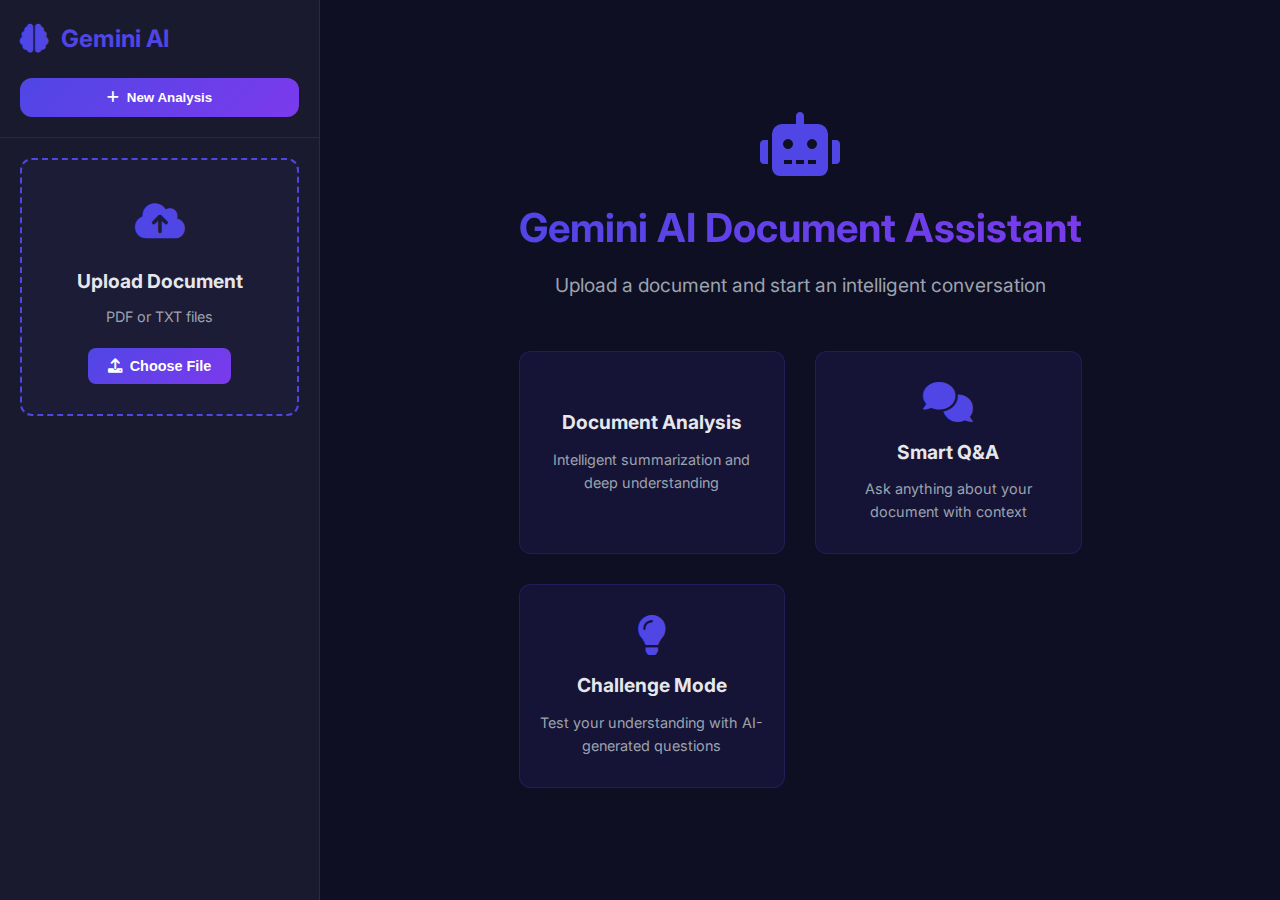
<file: DocumentInsightAI/frontend/index.html>
<!DOCTYPE html>
<html lang="en">
<head>
    <meta charset="UTF-8">
    <meta name="viewport" content="width=device-width, initial-scale=1.0">
    <title>Gemini AI Document Assistant</title>
    <link rel="stylesheet" href="styles.css">
    <link href="https://fonts.googleapis.com/css2?family=Inter:wght@300;400;500;600;700&display=swap" rel="stylesheet">
    <link rel="stylesheet" href="https://cdnjs.cloudflare.com/ajax/libs/font-awesome/6.0.0/css/all.min.css">
</head>
<body>
    <div class="app-container">
        <!-- Sidebar -->
        <aside class="sidebar">
            <div class="sidebar-header">
                <div class="logo">
                    <i class="fas fa-brain"></i>
                    <span>Gemini AI</span>
                </div>
                <button id="newChatBtn" class="new-chat-btn">
                    <i class="fas fa-plus"></i>
                    New Analysis
                </button>
            </div>
            
            <div class="sidebar-content">
                <div class="upload-section">
                    <div class="upload-area" id="uploadArea">
                        <div class="upload-icon">
                            <i class="fas fa-cloud-upload-alt"></i>
                        </div>
                        <h3>Upload Document</h3>
                        <p>PDF or TXT files</p>
                        <input type="file" id="fileInput" accept=".pdf,.txt" style="display: none;">
                        <button id="uploadBtn" class="btn btn-primary">
                            <i class="fas fa-upload"></i> Choose File
                        </button>
                    </div>
                </div>
                
                <div class="document-info" id="documentInfo" style="display: none;">
                    <div class="doc-header">
                        <i class="fas fa-file-alt"></i>
                        <span id="documentTitle"></span>
                    </div>
                    <div class="doc-summary">
                        <h4>Summary</h4>
                        <p id="documentSummary"></p>
                    </div>
                </div>
                
                <div class="mode-selection" id="modeSelection" style="display: none;">
                    <h4>Interaction Mode</h4>
                    <div class="mode-buttons">
                        <button id="askModeBtn" class="mode-btn active" data-mode="ask">
                            <i class="fas fa-question-circle"></i>
                            Ask Anything
                        </button>
                        <button id="challengeModeBtn" class="mode-btn" data-mode="challenge">
                            <i class="fas fa-brain"></i>
                            Challenge Me
                        </button>
                    </div>
                </div>
            </div>
        </aside>

        <!-- Main Chat Area -->
        <main class="main-content">
            <!-- Welcome Screen -->
            <div class="welcome-screen" id="welcomeScreen">
                <div class="welcome-content">
                    <div class="welcome-header">
                        <i class="fas fa-robot"></i>
                        <h1>Gemini AI Document Assistant</h1>
                        <p>Upload a document and start an intelligent conversation</p>
                    </div>
                    <div class="feature-cards">
                        <div class="feature-card">
                            <i class="fas fa-file-search"></i>
                            <h3>Document Analysis</h3>
                            <p>Intelligent summarization and deep understanding</p>
                        </div>
                        <div class="feature-card">
                            <i class="fas fa-comments"></i>
                            <h3>Smart Q&A</h3>
                            <p>Ask anything about your document with context</p>
                        </div>
                        <div class="feature-card">
                            <i class="fas fa-lightbulb"></i>
                            <h3>Challenge Mode</h3>
                            <p>Test your understanding with AI-generated questions</p>
                        </div>
                    </div>
                </div>
            </div>

            <!-- Chat Interface -->
            <div class="chat-interface" id="chatInterface" style="display: none;">
                <div class="chat-header">
                    <div class="chat-title">
                        <i class="fas fa-comment-dots"></i>
                        <span id="chatModeTitle">Ask Anything</span>
                    </div>
                    <div class="chat-actions">
                        <button id="clearChatBtn" class="btn btn-secondary">
                            <i class="fas fa-trash"></i>
                            Clear Chat
                        </button>
                    </div>
                </div>
                
                <div class="chat-messages" id="chatMessages">
                    <div class="welcome-message">
                        <div class="message-avatar">
                            <i class="fas fa-robot"></i>
                        </div>
                        <div class="message-content">
                            <p>Hello! I've analyzed your document. Feel free to ask me anything about it or switch to Challenge Mode to test your understanding.</p>
                        </div>
                    </div>
                </div>
                
                <div class="typing-indicator" id="typingIndicator" style="display: none;">
                    <div class="message-avatar">
                        <i class="fas fa-robot"></i>
                    </div>
                    <div class="typing-animation">
                        <div class="typing-dots">
                            <span></span>
                            <span></span>
                            <span></span>
                        </div>
                    </div>
                </div>
                
                <div class="chat-input-container">
                    <div class="chat-input">
                        <textarea id="messageInput" placeholder="Ask a question about your document..." rows="1"></textarea>
                        <button id="sendBtn" class="send-btn" disabled>
                            <i class="fas fa-paper-plane"></i>
                        </button>
                    </div>
                </div>
            </div>

            <!-- Challenge Mode -->
            <div class="challenge-interface" id="challengeInterface" style="display: none;">
                <div class="challenge-header">
                    <h2><i class="fas fa-brain"></i> Challenge Mode</h2>
                    <p>Test your understanding with AI-generated questions</p>
                    <button id="generateQuestionsBtn" class="btn btn-primary">
                        <i class="fas fa-lightbulb"></i> Generate Questions
                    </button>
                </div>
                
                <div class="challenge-content" id="challengeContent">
                    <div class="challenge-placeholder">
                        <i class="fas fa-question-circle"></i>
                        <h3>Ready for a Challenge?</h3>
                        <p>Click "Generate Questions" to create personalized questions based on your document.</p>
                    </div>
                </div>
            </div>
        </main>
    </div>

    <!-- Loading Overlay -->
    <div class="loading-overlay" id="loadingOverlay" style="display: none;">
        <div class="loading-content">
            <div class="spinner"></div>
            <p id="loadingText">Processing your document...</p>
        </div>
    </div>

    <!-- Error Toast -->
    <div class="error-toast" id="errorToast" style="display: none;">
        <i class="fas fa-exclamation-triangle"></i>
        <span id="errorMessage"></span>
        <button class="close-toast" onclick="hideError()">
            <i class="fas fa-times"></i>
        </button>
    </div>

    <script src="script.js"></script>
</body>
</html>
</file>
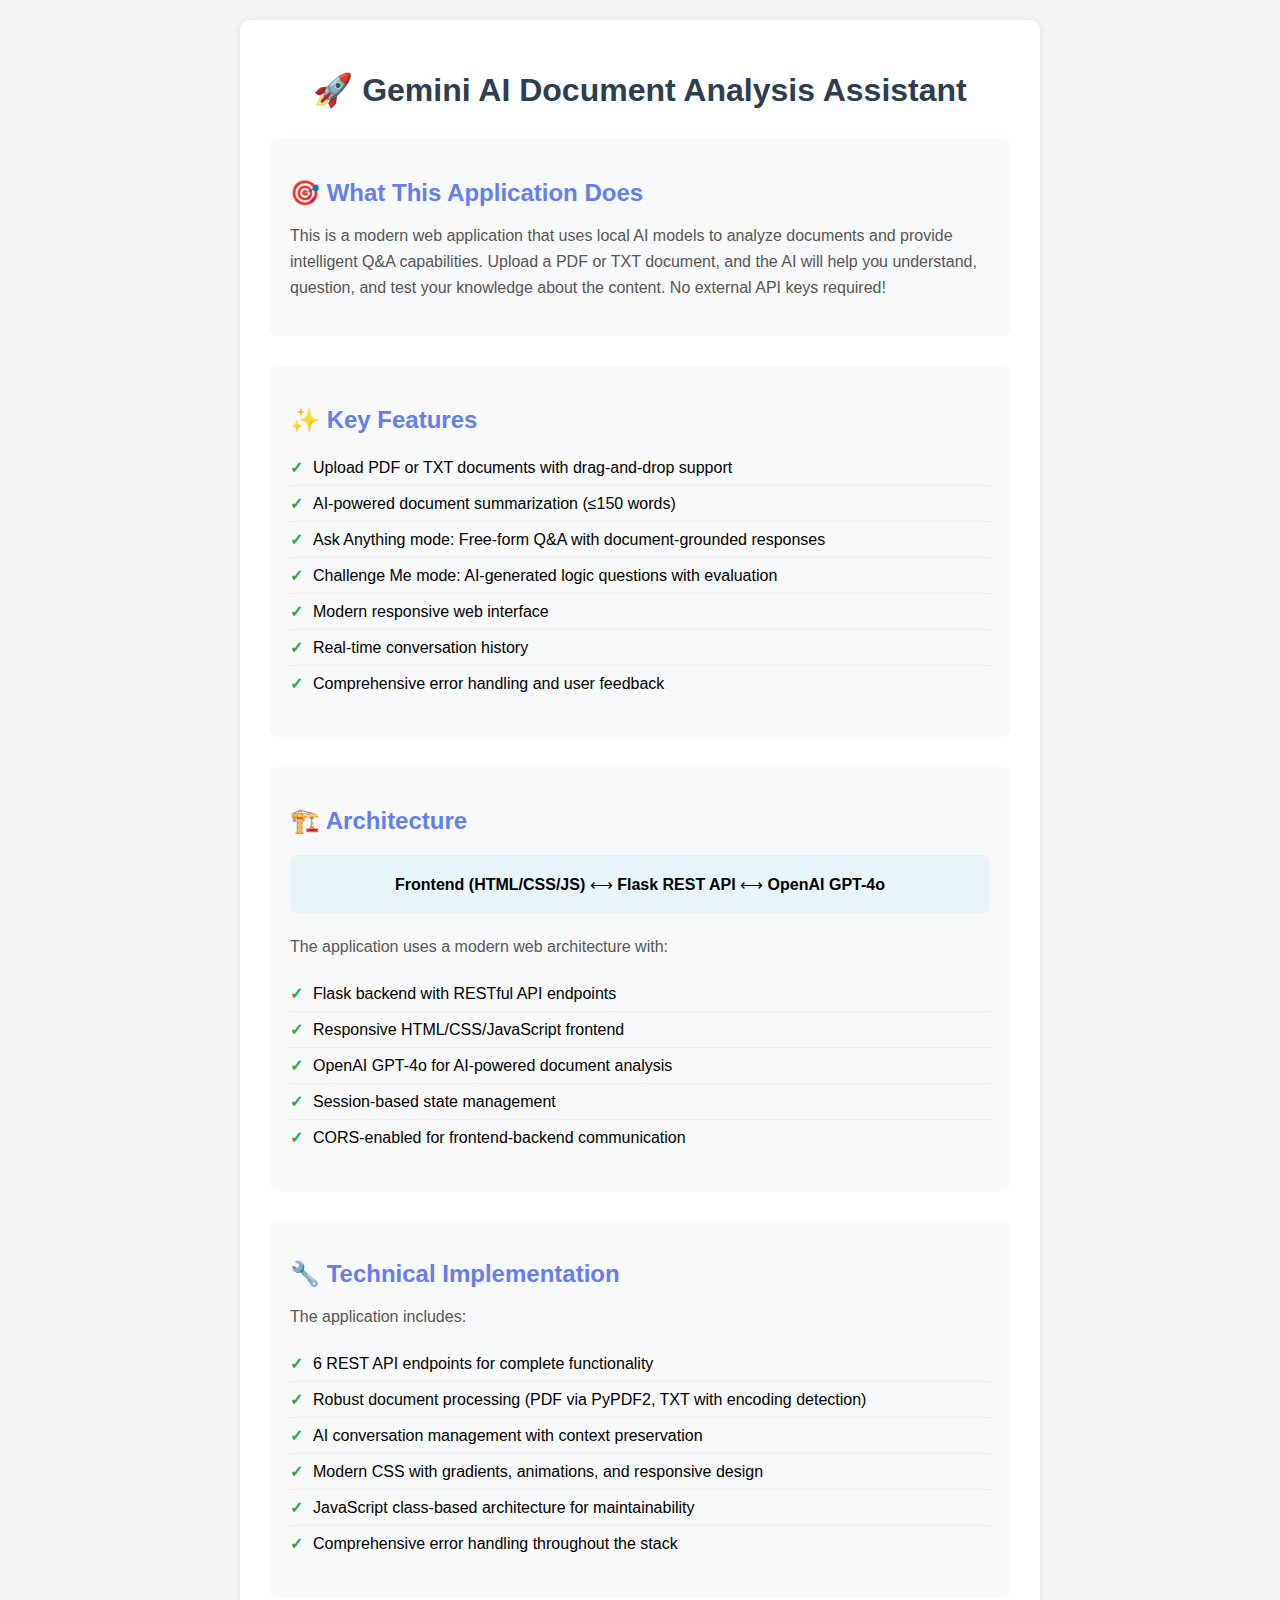
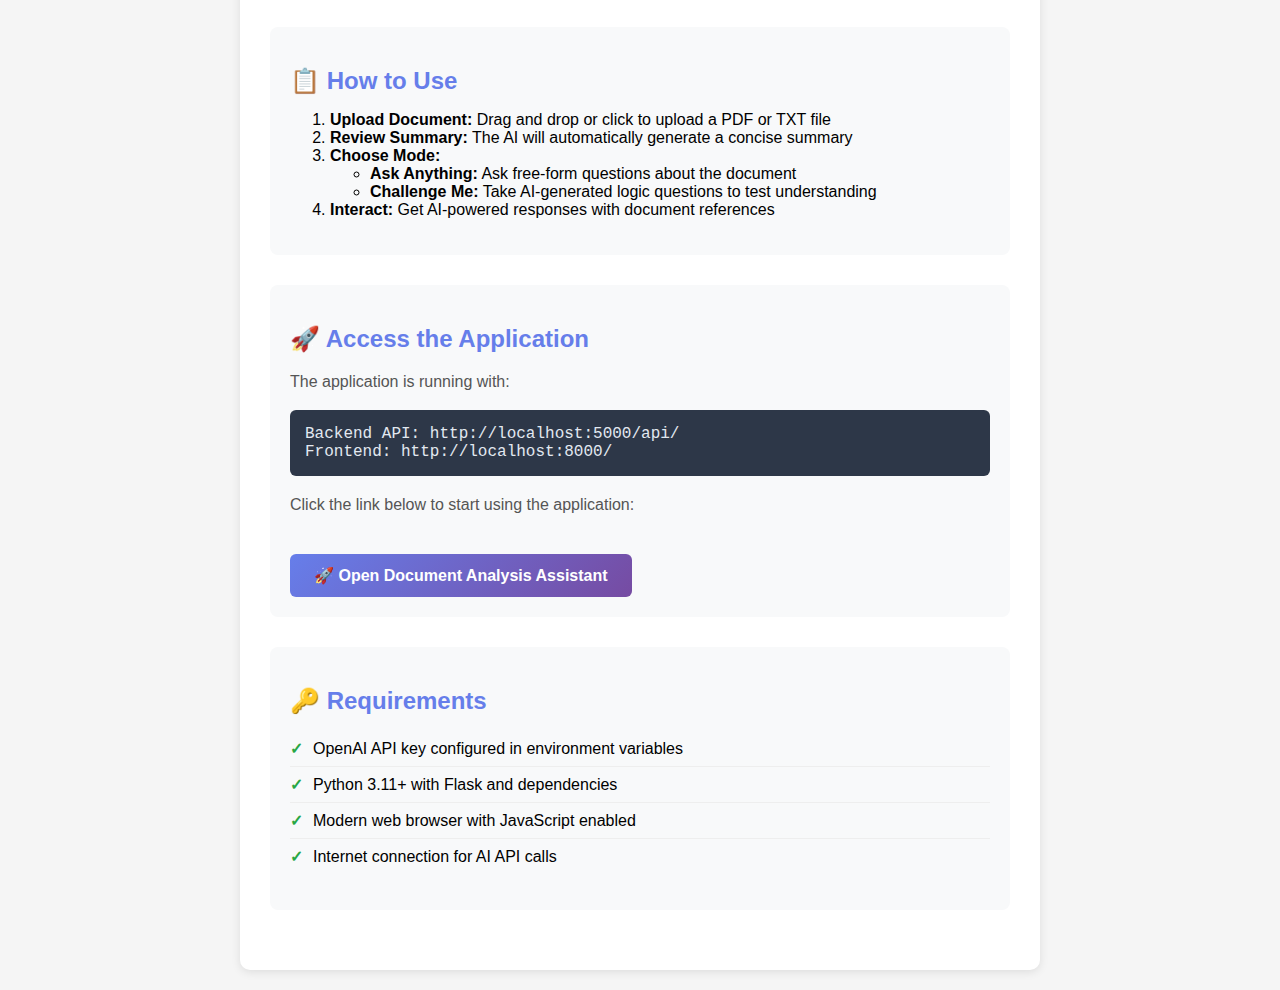
<file: DocumentInsightAI/frontend/demo.html>
<!DOCTYPE html>
<html lang="en">
<head>
    <meta charset="UTF-8">
    <meta name="viewport" content="width=device-width, initial-scale=1.0">
    <title>Gemini AI Document Analysis Assistant - Demo</title>
    <style>
        body {
            font-family: -apple-system, BlinkMacSystemFont, 'Segoe UI', Roboto, sans-serif;
            max-width: 800px;
            margin: 0 auto;
            padding: 20px;
            background: #f5f5f5;
        }
        .demo-container {
            background: white;
            padding: 30px;
            border-radius: 10px;
            box-shadow: 0 2px 10px rgba(0,0,0,0.1);
        }
        h1 {
            color: #2c3e50;
            text-align: center;
            margin-bottom: 30px;
        }
        .demo-section {
            margin-bottom: 30px;
            padding: 20px;
            background: #f8f9fa;
            border-radius: 8px;
        }
        .demo-section h2 {
            color: #667eea;
            margin-bottom: 15px;
        }
        .demo-section p {
            line-height: 1.6;
            color: #555;
        }
        .feature-list {
            list-style: none;
            padding: 0;
        }
        .feature-list li {
            padding: 8px 0;
            border-bottom: 1px solid #eee;
        }
        .feature-list li:last-child {
            border-bottom: none;
        }
        .feature-list li::before {
            content: "✓";
            color: #28a745;
            font-weight: bold;
            margin-right: 10px;
        }
        .access-link {
            display: inline-block;
            background: linear-gradient(135deg, #667eea 0%, #764ba2 100%);
            color: white;
            padding: 12px 24px;
            text-decoration: none;
            border-radius: 6px;
            font-weight: 600;
            margin-top: 20px;
        }
        .access-link:hover {
            transform: translateY(-2px);
            box-shadow: 0 4px 12px rgba(102, 126, 234, 0.3);
        }
        .architecture-diagram {
            text-align: center;
            margin: 20px 0;
            padding: 20px;
            background: #e8f4f8;
            border-radius: 8px;
        }
        .code-block {
            background: #2d3748;
            color: #e2e8f0;
            padding: 15px;
            border-radius: 6px;
            font-family: 'Courier New', monospace;
            margin: 15px 0;
            overflow-x: auto;
        }
    </style>
</head>
<body>
    <div class="demo-container">
        <h1>🚀 Gemini AI Document Analysis Assistant</h1>
        
        <div class="demo-section">
            <h2>🎯 What This Application Does</h2>
            <p>This is a modern web application that uses local AI models to analyze documents and provide intelligent Q&A capabilities. Upload a PDF or TXT document, and the AI will help you understand, question, and test your knowledge about the content. No external API keys required!</p>
        </div>

        <div class="demo-section">
            <h2>✨ Key Features</h2>
            <ul class="feature-list">
                <li>Upload PDF or TXT documents with drag-and-drop support</li>
                <li>AI-powered document summarization (≤150 words)</li>
                <li>Ask Anything mode: Free-form Q&A with document-grounded responses</li>
                <li>Challenge Me mode: AI-generated logic questions with evaluation</li>
                <li>Modern responsive web interface</li>
                <li>Real-time conversation history</li>
                <li>Comprehensive error handling and user feedback</li>
            </ul>
        </div>

        <div class="demo-section">
            <h2>🏗️ Architecture</h2>
            <div class="architecture-diagram">
                <strong>Frontend (HTML/CSS/JS)</strong> ⟷ <strong>Flask REST API</strong> ⟷ <strong>OpenAI GPT-4o</strong>
            </div>
            <p>The application uses a modern web architecture with:</p>
            <ul class="feature-list">
                <li>Flask backend with RESTful API endpoints</li>
                <li>Responsive HTML/CSS/JavaScript frontend</li>
                <li>OpenAI GPT-4o for AI-powered document analysis</li>
                <li>Session-based state management</li>
                <li>CORS-enabled for frontend-backend communication</li>
            </ul>
        </div>

        <div class="demo-section">
            <h2>🔧 Technical Implementation</h2>
            <p>The application includes:</p>
            <ul class="feature-list">
                <li>6 REST API endpoints for complete functionality</li>
                <li>Robust document processing (PDF via PyPDF2, TXT with encoding detection)</li>
                <li>AI conversation management with context preservation</li>
                <li>Modern CSS with gradients, animations, and responsive design</li>
                <li>JavaScript class-based architecture for maintainability</li>
                <li>Comprehensive error handling throughout the stack</li>
            </ul>
        </div>

        <div class="demo-section">
            <h2>📋 How to Use</h2>
            <ol>
                <li><strong>Upload Document:</strong> Drag and drop or click to upload a PDF or TXT file</li>
                <li><strong>Review Summary:</strong> The AI will automatically generate a concise summary</li>
                <li><strong>Choose Mode:</strong>
                    <ul>
                        <li><strong>Ask Anything:</strong> Ask free-form questions about the document</li>
                        <li><strong>Challenge Me:</strong> Take AI-generated logic questions to test understanding</li>
                    </ul>
                </li>
                <li><strong>Interact:</strong> Get AI-powered responses with document references</li>
            </ol>
        </div>

        <div class="demo-section">
            <h2>🚀 Access the Application</h2>
            <p>The application is running with:</p>
            <div class="code-block">
                Backend API: http://localhost:5000/api/<br>
                Frontend: http://localhost:8000/
            </div>
            <p>Click the link below to start using the application:</p>
            <a href="http://localhost:8000/" class="access-link" target="_blank">
                🚀 Open Document Analysis Assistant
            </a>
        </div>

        <div class="demo-section">
            <h2>🔑 Requirements</h2>
            <ul class="feature-list">
                <li>OpenAI API key configured in environment variables</li>
                <li>Python 3.11+ with Flask and dependencies</li>
                <li>Modern web browser with JavaScript enabled</li>
                <li>Internet connection for AI API calls</li>
            </ul>
        </div>
    </div>
</body>
</html>
</file>
<file: DocumentInsightAI/frontend/styles.css>
* {
    margin: 0;
    padding: 0;
    box-sizing: border-box;
}

body {
    font-family: 'Inter', -apple-system, BlinkMacSystemFont, 'Segoe UI', Roboto, sans-serif;
    background: #0f0f23;
    color: #ffffff;
    line-height: 1.6;
    overflow-x: hidden;
}

.app-container {
    display: flex;
    height: 100vh;
    max-height: 100vh;
}

/* Sidebar Styles */
.sidebar {
    width: 320px;
    background: #1a1a2e;
    border-right: 1px solid #2a2a3e;
    display: flex;
    flex-direction: column;
    position: relative;
}

.sidebar-header {
    padding: 20px;
    border-bottom: 1px solid #2a2a3e;
}

.logo {
    display: flex;
    align-items: center;
    gap: 12px;
    font-size: 1.5rem;
    font-weight: 700;
    color: #4f46e5;
    margin-bottom: 20px;
}

.logo i {
    font-size: 1.8rem;
}

.new-chat-btn {
    width: 100%;
    padding: 12px 16px;
    background: linear-gradient(135deg, #4f46e5 0%, #7c3aed 100%);
    color: white;
    border: none;
    border-radius: 12px;
    font-weight: 600;
    cursor: pointer;
    transition: all 0.3s ease;
    display: flex;
    align-items: center;
    gap: 8px;
    justify-content: center;
}

.new-chat-btn:hover {
    transform: translateY(-2px);
    box-shadow: 0 8px 25px rgba(79, 70, 229, 0.3);
}

.sidebar-content {
    flex: 1;
    padding: 20px;
    overflow-y: auto;
}

.upload-section {
    margin-bottom: 30px;
}

.upload-area {
    border: 2px dashed #4f46e5;
    border-radius: 12px;
    padding: 30px 20px;
    text-align: center;
    background: rgba(79, 70, 229, 0.05);
    transition: all 0.3s ease;
    cursor: pointer;
}

.upload-area:hover {
    background: rgba(79, 70, 229, 0.1);
    border-color: #7c3aed;
}

.upload-area.drag-over {
    background: rgba(79, 70, 229, 0.15);
    border-color: #7c3aed;
}

.upload-icon {
    font-size: 2.5rem;
    color: #4f46e5;
    margin-bottom: 12px;
}

.upload-area h3 {
    font-size: 1.2rem;
    margin-bottom: 8px;
    color: #e5e7eb;
}

.upload-area p {
    color: #9ca3af;
    margin-bottom: 20px;
    font-size: 0.9rem;
}

.btn {
    padding: 10px 20px;
    border: none;
    border-radius: 8px;
    font-size: 0.9rem;
    font-weight: 600;
    cursor: pointer;
    transition: all 0.3s ease;
    display: inline-flex;
    align-items: center;
    gap: 8px;
}

.btn-primary {
    background: linear-gradient(135deg, #4f46e5 0%, #7c3aed 100%);
    color: white;
}

.btn-primary:hover {
    transform: translateY(-2px);
    box-shadow: 0 6px 20px rgba(79, 70, 229, 0.4);
}

.btn-secondary {
    background: rgba(255, 255, 255, 0.1);
    color: #e5e7eb;
    border: 1px solid rgba(255, 255, 255, 0.2);
}

.btn-secondary:hover {
    background: rgba(255, 255, 255, 0.2);
}

.document-info {
    margin-bottom: 30px;
    padding: 20px;
    background: rgba(79, 70, 229, 0.1);
    border-radius: 12px;
    border: 1px solid rgba(79, 70, 229, 0.2);
}

.doc-header {
    display: flex;
    align-items: center;
    gap: 10px;
    margin-bottom: 15px;
    font-weight: 600;
    color: #4f46e5;
}

.doc-summary h4 {
    margin-bottom: 10px;
    color: #e5e7eb;
    font-size: 0.9rem;
}

.doc-summary p {
    color: #9ca3af;
    font-size: 0.85rem;
    line-height: 1.5;
}

.mode-selection h4 {
    margin-bottom: 15px;
    color: #e5e7eb;
    font-size: 0.9rem;
}

.mode-buttons {
    display: flex;
    flex-direction: column;
    gap: 8px;
}

.mode-btn {
    width: 100%;
    padding: 12px 16px;
    background: rgba(255, 255, 255, 0.05);
    color: #9ca3af;
    border: 1px solid rgba(255, 255, 255, 0.1);
    border-radius: 8px;
    cursor: pointer;
    transition: all 0.3s ease;
    display: flex;
    align-items: center;
    gap: 10px;
    font-weight: 500;
}

.mode-btn:hover {
    background: rgba(255, 255, 255, 0.1);
    color: #e5e7eb;
}

.mode-btn.active {
    background: linear-gradient(135deg, #4f46e5 0%, #7c3aed 100%);
    color: white;
    border-color: #4f46e5;
}

/* Main Content Styles */
.main-content {
    flex: 1;
    display: flex;
    flex-direction: column;
    background: #0f0f23;
    position: relative;
}

.welcome-screen {
    flex: 1;
    display: flex;
    align-items: center;
    justify-content: center;
    padding: 40px;
}

.welcome-content {
    text-align: center;
    max-width: 600px;
}

.welcome-header {
    margin-bottom: 50px;
}

.welcome-header i {
    font-size: 4rem;
    color: #4f46e5;
    margin-bottom: 20px;
}

.welcome-header h1 {
    font-size: 2.5rem;
    font-weight: 700;
    margin-bottom: 10px;
    background: linear-gradient(135deg, #4f46e5 0%, #7c3aed 100%);
    -webkit-background-clip: text;
    -webkit-text-fill-color: transparent;
    background-clip: text;
}

.welcome-header p {
    color: #9ca3af;
    font-size: 1.2rem;
}

.feature-cards {
    display: grid;
    grid-template-columns: repeat(auto-fit, minmax(180px, 1fr));
    gap: 30px;
}

.feature-card {
    padding: 30px 20px;
    background: rgba(79, 70, 229, 0.1);
    border-radius: 12px;
    border: 1px solid rgba(79, 70, 229, 0.2);
    transition: all 0.3s ease;
}

.feature-card:hover {
    transform: translateY(-5px);
    box-shadow: 0 10px 30px rgba(79, 70, 229, 0.2);
}

.feature-card i {
    font-size: 2.5rem;
    color: #4f46e5;
    margin-bottom: 15px;
}

.feature-card h3 {
    font-size: 1.2rem;
    margin-bottom: 10px;
    color: #e5e7eb;
}

.feature-card p {
    color: #9ca3af;
    font-size: 0.9rem;
}

/* Chat Interface Styles */
.chat-interface {
    flex: 1;
    display: flex;
    flex-direction: column;
    height: 100vh;
}

.chat-header {
    padding: 20px 30px;
    border-bottom: 1px solid #2a2a3e;
    display: flex;
    align-items: center;
    justify-content: space-between;
    background: rgba(26, 26, 46, 0.8);
    backdrop-filter: blur(10px);
}

.chat-title {
    display: flex;
    align-items: center;
    gap: 12px;
    font-size: 1.2rem;
    font-weight: 600;
    color: #e5e7eb;
}

.chat-title i {
    color: #4f46e5;
}

.chat-messages {
    flex: 1;
    overflow-y: auto;
    padding: 20px 30px;
    background: linear-gradient(180deg, #0f0f23 0%, #1a1a2e 100%);
}

.message {
    display: flex;
    gap: 15px;
    margin-bottom: 25px;
    animation: slideIn 0.5s ease;
}

.message-avatar {
    width: 40px;
    height: 40px;
    border-radius: 50%;
    display: flex;
    align-items: center;
    justify-content: center;
    font-size: 1.2rem;
    flex-shrink: 0;
}

.message.user .message-avatar {
    background: linear-gradient(135deg, #059669 0%, #10b981 100%);
    color: white;
}

.message.ai .message-avatar {
    background: linear-gradient(135deg, #4f46e5 0%, #7c3aed 100%);
    color: white;
}

.message-content {
    flex: 1;
    background: rgba(255, 255, 255, 0.05);
    border-radius: 16px;
    padding: 15px 20px;
    border: 1px solid rgba(255, 255, 255, 0.1);
    position: relative;
}

.message.user .message-content {
    background: rgba(5, 150, 105, 0.1);
    border-color: rgba(5, 150, 105, 0.3);
}

.message.ai .message-content {
    background: rgba(79, 70, 229, 0.1);
    border-color: rgba(79, 70, 229, 0.3);
}

.message-content p {
    margin-bottom: 10px;
    color: #e5e7eb;
    line-height: 1.6;
}

.message-content p:last-child {
    margin-bottom: 0;
}

.message-meta {
    font-size: 0.75rem;
    color: #6b7280;
    margin-top: 8px;
}

.welcome-message {
    display: flex;
    gap: 15px;
    margin-bottom: 25px;
}

.welcome-message .message-avatar {
    width: 40px;
    height: 40px;
    border-radius: 50%;
    background: linear-gradient(135deg, #4f46e5 0%, #7c3aed 100%);
    color: white;
    display: flex;
    align-items: center;
    justify-content: center;
    font-size: 1.2rem;
}

.welcome-message .message-content {
    flex: 1;
    background: rgba(79, 70, 229, 0.1);
    border-radius: 16px;
    padding: 15px 20px;
    border: 1px solid rgba(79, 70, 229, 0.3);
}

.typing-indicator {
    display: flex;
    gap: 15px;
    margin-bottom: 25px;
}

.typing-animation {
    background: rgba(79, 70, 229, 0.1);
    border-radius: 16px;
    padding: 15px 20px;
    border: 1px solid rgba(79, 70, 229, 0.3);
}

.typing-dots {
    display: flex;
    gap: 4px;
}

.typing-dots span {
    width: 8px;
    height: 8px;
    border-radius: 50%;
    background: #4f46e5;
    animation: typing 1.4s infinite;
}

.typing-dots span:nth-child(2) {
    animation-delay: 0.2s;
}

.typing-dots span:nth-child(3) {
    animation-delay: 0.4s;
}

.chat-input-container {
    padding: 20px 30px;
    background: rgba(26, 26, 46, 0.8);
    backdrop-filter: blur(10px);
    border-top: 1px solid #2a2a3e;
}

.chat-input {
    display: flex;
    gap: 12px;
    align-items: end;
    background: rgba(255, 255, 255, 0.05);
    border: 1px solid rgba(255, 255, 255, 0.1);
    border-radius: 16px;
    padding: 12px 16px;
    transition: all 0.3s ease;
}

.chat-input:focus-within {
    border-color: #4f46e5;
    box-shadow: 0 0 0 3px rgba(79, 70, 229, 0.1);
}

.chat-input textarea {
    flex: 1;
    background: transparent;
    border: none;
    outline: none;
    color: #e5e7eb;
    font-size: 1rem;
    resize: none;
    max-height: 120px;
    line-height: 1.5;
    font-family: inherit;
}

.chat-input textarea::placeholder {
    color: #6b7280;
}

.send-btn {
    width: 40px;
    height: 40px;
    border-radius: 50%;
    border: none;
    background: linear-gradient(135deg, #4f46e5 0%, #7c3aed 100%);
    color: white;
    cursor: pointer;
    transition: all 0.3s ease;
    display: flex;
    align-items: center;
    justify-content: center;
    flex-shrink: 0;
}

.send-btn:hover:not(:disabled) {
    transform: scale(1.1);
    box-shadow: 0 6px 20px rgba(79, 70, 229, 0.4);
}

.send-btn:disabled {
    background: rgba(255, 255, 255, 0.1);
    cursor: not-allowed;
}

/* Challenge Interface Styles */
.challenge-interface {
    flex: 1;
    padding: 40px;
    overflow-y: auto;
}

.challenge-header {
    text-align: center;
    margin-bottom: 40px;
}

.challenge-header h2 {
    font-size: 2rem;
    margin-bottom: 10px;
    color: #e5e7eb;
}

.challenge-header p {
    color: #9ca3af;
    margin-bottom: 30px;
    font-size: 1.1rem;
}

.challenge-content {
    max-width: 800px;
    margin: 0 auto;
}

.challenge-placeholder {
    text-align: center;
    padding: 60px 20px;
    color: #6b7280;
}

.challenge-placeholder i {
    font-size: 4rem;
    color: #4f46e5;
    margin-bottom: 20px;
}

.challenge-placeholder h3 {
    font-size: 1.5rem;
    margin-bottom: 10px;
    color: #9ca3af;
}

.challenge-question {
    background: rgba(79, 70, 229, 0.1);
    border: 1px solid rgba(79, 70, 229, 0.2);
    border-radius: 12px;
    padding: 25px;
    margin-bottom: 25px;
    transition: all 0.3s ease;
}

.challenge-question:hover {
    background: rgba(79, 70, 229, 0.15);
}

.question-header {
    display: flex;
    align-items: center;
    gap: 12px;
    margin-bottom: 15px;
}

.question-number {
    background: linear-gradient(135deg, #4f46e5 0%, #7c3aed 100%);
    color: white;
    width: 30px;
    height: 30px;
    border-radius: 50%;
    display: flex;
    align-items: center;
    justify-content: center;
    font-weight: 600;
    font-size: 0.9rem;
}

.question-text {
    color: #e5e7eb;
    line-height: 1.6;
    margin-bottom: 20px;
}

.question-input {
    margin-bottom: 15px;
}

.question-input textarea {
    width: 100%;
    min-height: 100px;
    padding: 15px;
    background: rgba(0, 0, 0, 0.3);
    border: 1px solid rgba(255, 255, 255, 0.1);
    border-radius: 8px;
    color: #e5e7eb;
    font-size: 1rem;
    resize: vertical;
    font-family: inherit;
}

.question-input textarea::placeholder {
    color: #6b7280;
}

.question-actions {
    display: flex;
    gap: 10px;
}

.evaluation-result {
    margin-top: 20px;
    padding: 20px;
    background: rgba(0, 0, 0, 0.3);
    border-radius: 8px;
    border-left: 4px solid #4f46e5;
}

.evaluation-score {
    display: flex;
    align-items: center;
    gap: 10px;
    margin-bottom: 15px;
}

.score-badge {
    background: linear-gradient(135deg, #4f46e5 0%, #7c3aed 100%);
    color: white;
    padding: 6px 12px;
    border-radius: 20px;
    font-weight: 600;
    font-size: 0.9rem;
}

.evaluation-feedback {
    color: #e5e7eb;
    line-height: 1.6;
    margin-bottom: 15px;
}

.evaluation-justification {
    color: #9ca3af;
    font-size: 0.9rem;
    line-height: 1.5;
}

/* Loading Overlay */
.loading-overlay {
    position: fixed;
    top: 0;
    left: 0;
    width: 100%;
    height: 100%;
    background: rgba(15, 15, 35, 0.9);
    display: flex;
    align-items: center;
    justify-content: center;
    z-index: 1000;
    backdrop-filter: blur(10px);
}

.loading-content {
    text-align: center;
    color: #e5e7eb;
}

.spinner {
    width: 50px;
    height: 50px;
    border: 3px solid rgba(79, 70, 229, 0.3);
    border-top: 3px solid #4f46e5;
    border-radius: 50%;
    animation: spin 1s linear infinite;
    margin: 0 auto 20px;
}

.loading-content p {
    font-size: 1.1rem;
    color: #9ca3af;
}

/* Error Toast */
.error-toast {
    position: fixed;
    top: 20px;
    right: 20px;
    background: #dc2626;
    color: white;
    padding: 16px 20px;
    border-radius: 8px;
    box-shadow: 0 10px 30px rgba(220, 38, 38, 0.3);
    display: flex;
    align-items: center;
    gap: 12px;
    z-index: 1001;
    animation: slideInRight 0.3s ease;
}

.close-toast {
    background: none;
    border: none;
    color: white;
    cursor: pointer;
    font-size: 1.2rem;
    opacity: 0.7;
    transition: opacity 0.2s;
}

.close-toast:hover {
    opacity: 1;
}

/* Animations */
@keyframes slideIn {
    from {
        opacity: 0;
        transform: translateY(20px);
    }
    to {
        opacity: 1;
        transform: translateY(0);
    }
}

@keyframes slideInRight {
    from {
        opacity: 0;
        transform: translateX(100px);
    }
    to {
        opacity: 1;
        transform: translateX(0);
    }
}

@keyframes spin {
    0% { transform: rotate(0deg); }
    100% { transform: rotate(360deg); }
}

@keyframes typing {
    0%, 60%, 100% {
        transform: translateY(0);
        opacity: 0.4;
    }
    30% {
        transform: translateY(-10px);
        opacity: 1;
    }
}

/* Responsive Design */
@media (max-width: 768px) {
    .app-container {
        flex-direction: column;
    }
    
    .sidebar {
        width: 100%;
        height: auto;
        order: 2;
    }
    
    .main-content {
        order: 1;
    }
    
    .chat-messages {
        padding: 15px 20px;
    }
    
    .chat-input-container {
        padding: 15px 20px;
    }
    
    .challenge-interface {
        padding: 20px;
    }
    
    .feature-cards {
        grid-template-columns: 1fr;
    }
}

/* Scrollbar Styles */
::-webkit-scrollbar {
    width: 8px;
}

::-webkit-scrollbar-track {
    background: rgba(255, 255, 255, 0.05);
}

::-webkit-scrollbar-thumb {
    background: rgba(79, 70, 229, 0.3);
    border-radius: 4px;
}

::-webkit-scrollbar-thumb:hover {
    background: rgba(79, 70, 229, 0.5);
}
</file>
